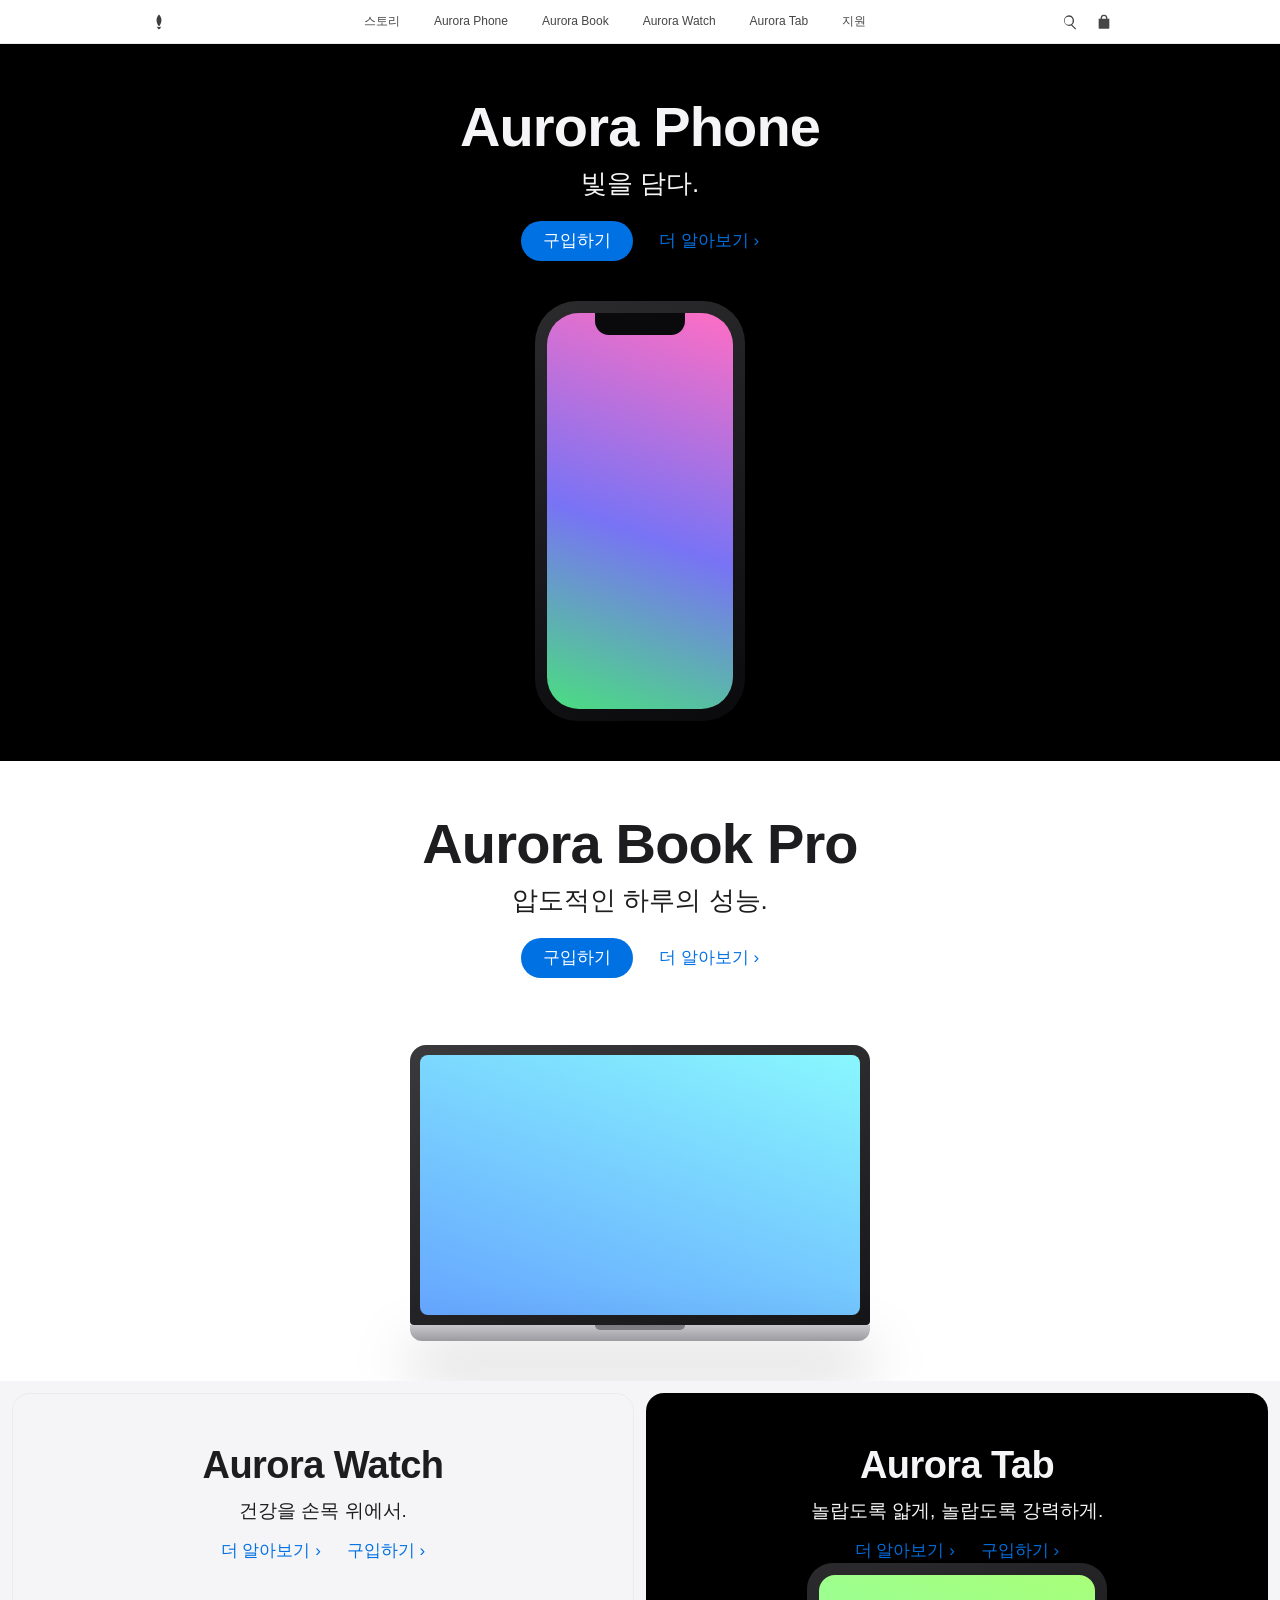
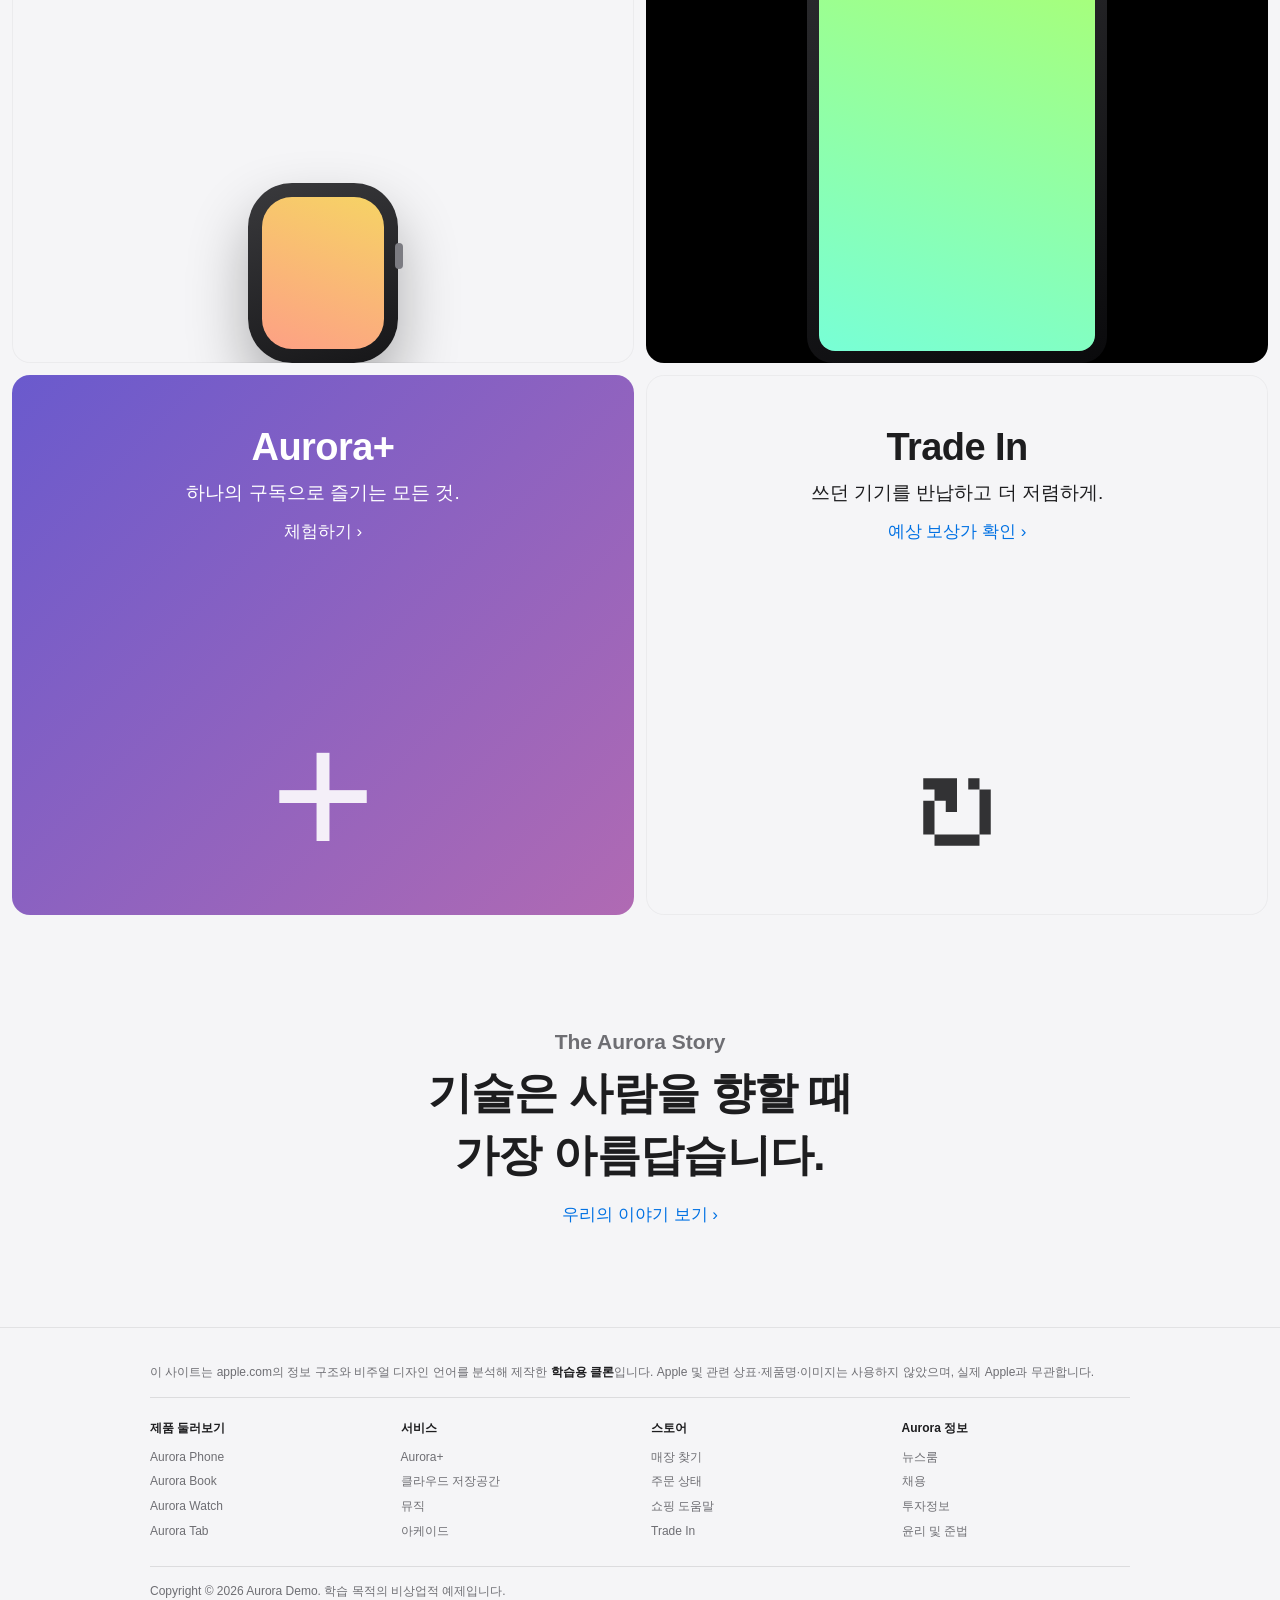
<file: index.html>
<!DOCTYPE html>
<html lang="ko">
<head>
<meta charset="UTF-8" />
<meta name="viewport" content="width=device-width, initial-scale=1" />
<title>Aurora — Think different, again.</title>
<meta name="description" content="Apple.com의 구조와 디자인 언어를 참고해 만든 학습용 클론 사이트입니다." />

<!-- ===== Open Graph / 카카오톡·SNS 링크 미리보기 ===== -->
<meta property="og:type" content="website" />
<meta property="og:site_name" content="Aurora" />
<meta property="og:locale" content="ko_KR" />
<meta property="og:title" content="Aurora — Think different, again." />
<meta property="og:description" content="Apple.com의 구조와 디자인 언어를 참고해 만든 학습용 클론 사이트입니다." />
<meta property="og:url" content="https://2025edulab-a11y.github.io/website/" />
<meta property="og:image" content="https://2025edulab-a11y.github.io/website/og-image.png" />
<meta property="og:image:secure_url" content="https://2025edulab-a11y.github.io/website/og-image.png" />
<meta property="og:image:type" content="image/png" />
<meta property="og:image:width" content="1200" />
<meta property="og:image:height" content="630" />
<meta property="og:image:alt" content="Aurora — Think different, again." />
<meta name="twitter:card" content="summary_large_image" />
<meta name="twitter:title" content="Aurora — Think different, again." />
<meta name="twitter:description" content="Apple.com의 구조와 디자인 언어를 참고해 만든 학습용 클론 사이트입니다." />
<meta name="twitter:image" content="https://2025edulab-a11y.github.io/website/og-image.png" />

<link rel="stylesheet" href="styles.css" />
</head>
<body>

<!-- ===== Global Nav ===== -->
<header class="nav" id="nav">
  <div class="nav-inner">
    <a class="nav-logo" href="#" aria-label="Aurora 홈">
      <svg viewBox="0 0 24 24" width="18" height="18" aria-hidden="true">
        <path fill="currentColor" d="M12 2c2.2 2.4 3.3 5 3.3 7.6 0 4-2.6 7.4-3.3 8.4-.7-1-3.3-4.4-3.3-8.4C8.7 7 9.8 4.4 12 2zm0 20c1.4-1 2.4-2.4 3-4-1 .5-2 .8-3 .8s-2-.3-3-.8c.6 1.6 1.6 3 3 4z"/>
      </svg>
    </a>
    <nav class="nav-links" aria-label="주요">
      <a href="#story">스토리</a>
      <a href="#phone">Aurora Phone</a>
      <a href="#book">Aurora Book</a>
      <a href="#watch">Aurora Watch</a>
      <a href="#tab">Aurora Tab</a>
      <a href="#support">지원</a>
    </nav>
    <div class="nav-actions">
      <button class="nav-icon" aria-label="검색">
        <svg viewBox="0 0 24 24" width="16" height="16"><path fill="currentColor" d="M10 2a8 8 0 015.3 14l6 6-1.4 1.4-6-6A8 8 0 1110 2zm0 2a6 6 0 100 12 6 6 0 000-12z"/></svg>
      </button>
      <button class="nav-icon" aria-label="장바구니">
        <svg viewBox="0 0 24 24" width="16" height="16"><path fill="currentColor" d="M7 7V6a5 5 0 0110 0v1h3v14a1 1 0 01-1 1H5a1 1 0 01-1-1V7h3zm2 0h6V6a3 3 0 00-6 0v1z"/></svg>
      </button>
      <span class="nav-auth" id="nav-auth"></span>
      <button class="nav-burger" aria-label="메뉴 열기" aria-expanded="false" id="burger">
        <span></span><span></span>
      </button>
    </div>
  </div>
  <div class="nav-drawer" id="drawer">
    <a href="#story">스토리</a>
    <a href="#phone">Aurora Phone</a>
    <a href="#book">Aurora Book</a>
    <a href="#watch">Aurora Watch</a>
    <a href="#tab">Aurora Tab</a>
    <a href="#support">지원</a>
  </div>
</header>

<main>

  <!-- ===== Hero: 플래그십 제품 ===== -->
  <section class="stage stage--dark" id="phone">
    <div class="stage-copy">
      <h1>Aurora Phone</h1>
      <p class="stage-sub">빛을 담다.</p>
      <div class="stage-links">
        <a href="#" class="btn">구입하기</a>
        <a href="#" class="link">더 알아보기 ›</a>
      </div>
    </div>
    <div class="stage-visual">
      <div class="device device--phone">
        <div class="device-screen"></div>
        <div class="device-notch"></div>
      </div>
    </div>
  </section>

  <!-- ===== Hero 2: 라이트 톤 ===== -->
  <section class="stage stage--light" id="book">
    <div class="stage-copy">
      <h1>Aurora Book Pro</h1>
      <p class="stage-sub">압도적인 하루의 성능.</p>
      <div class="stage-links">
        <a href="#" class="btn">구입하기</a>
        <a href="#" class="link">더 알아보기 ›</a>
      </div>
    </div>
    <div class="stage-visual">
      <div class="device device--book">
        <div class="device-lid"></div>
        <div class="device-base"></div>
      </div>
    </div>
  </section>

  <!-- ===== 2-up 타일 그리드 ===== -->
  <section class="grid">
    <article class="tile tile--light" id="watch">
      <div class="tile-copy">
        <h2>Aurora Watch</h2>
        <p class="tile-sub">건강을 손목 위에서.</p>
        <div class="stage-links">
          <a href="#" class="link">더 알아보기 ›</a>
          <a href="#" class="link">구입하기 ›</a>
        </div>
      </div>
      <div class="device device--watch">
        <div class="device-screen"></div>
        <div class="device-crown"></div>
      </div>
    </article>

    <article class="tile tile--dark" id="tab">
      <div class="tile-copy">
        <h2>Aurora Tab</h2>
        <p class="tile-sub">놀랍도록 얇게, 놀랍도록 강력하게.</p>
        <div class="stage-links">
          <a href="#" class="link">더 알아보기 ›</a>
          <a href="#" class="link">구입하기 ›</a>
        </div>
      </div>
      <div class="device device--tab">
        <div class="device-screen"></div>
      </div>
    </article>

    <article class="tile tile--accent">
      <div class="tile-copy">
        <h2>Aurora+</h2>
        <p class="tile-sub">하나의 구독으로 즐기는 모든 것.</p>
        <div class="stage-links">
          <a href="#" class="link link--onaccent">체험하기 ›</a>
        </div>
      </div>
      <div class="glyph glyph--plus">+</div>
    </article>

    <article class="tile tile--light">
      <div class="tile-copy">
        <h2>Trade In</h2>
        <p class="tile-sub">쓰던 기기를 반납하고 더 저렴하게.</p>
        <div class="stage-links">
          <a href="#" class="link">예상 보상가 확인 ›</a>
        </div>
      </div>
      <div class="glyph glyph--loop">↻</div>
    </article>
  </section>

  <!-- ===== 스토리 스트립 ===== -->
  <section class="story" id="story">
    <p class="story-kicker">The Aurora Story</p>
    <h2>기술은 사람을 향할 때<br />가장 아름답습니다.</h2>
    <a href="#" class="link">우리의 이야기 보기 ›</a>
  </section>

</main>

<!-- ===== Footer ===== -->
<footer class="foot" id="support">
  <div class="foot-inner">
    <p class="foot-legal">
      이 사이트는 apple.com의 정보 구조와 비주얼 디자인 언어를 분석해 제작한
      <strong>학습용 클론</strong>입니다. Apple 및 관련 상표·제품명·이미지는
      사용하지 않았으며, 실제 Apple과 무관합니다.
    </p>
    <nav class="foot-cols" aria-label="푸터">
      <div class="foot-col">
        <h3>제품 둘러보기</h3>
        <a href="#phone">Aurora Phone</a>
        <a href="#book">Aurora Book</a>
        <a href="#watch">Aurora Watch</a>
        <a href="#tab">Aurora Tab</a>
      </div>
      <div class="foot-col">
        <h3>서비스</h3>
        <a href="#">Aurora+</a>
        <a href="#">클라우드 저장공간</a>
        <a href="#">뮤직</a>
        <a href="#">아케이드</a>
      </div>
      <div class="foot-col">
        <h3>스토어</h3>
        <a href="#">매장 찾기</a>
        <a href="#">주문 상태</a>
        <a href="#">쇼핑 도움말</a>
        <a href="#">Trade In</a>
      </div>
      <div class="foot-col">
        <h3>Aurora 정보</h3>
        <a href="#">뉴스룸</a>
        <a href="#">채용</a>
        <a href="#">투자정보</a>
        <a href="#">윤리 및 준법</a>
      </div>
    </nav>
    <p class="foot-copy">Copyright © 2026 Aurora Demo. 학습 목적의 비상업적 예제입니다.</p>
  </div>
</footer>

<script src="script.js"></script>
<script type="module">
  import { renderNavAuth } from "./app.js";
  renderNavAuth();
</script>
</body>
</html>
</file>
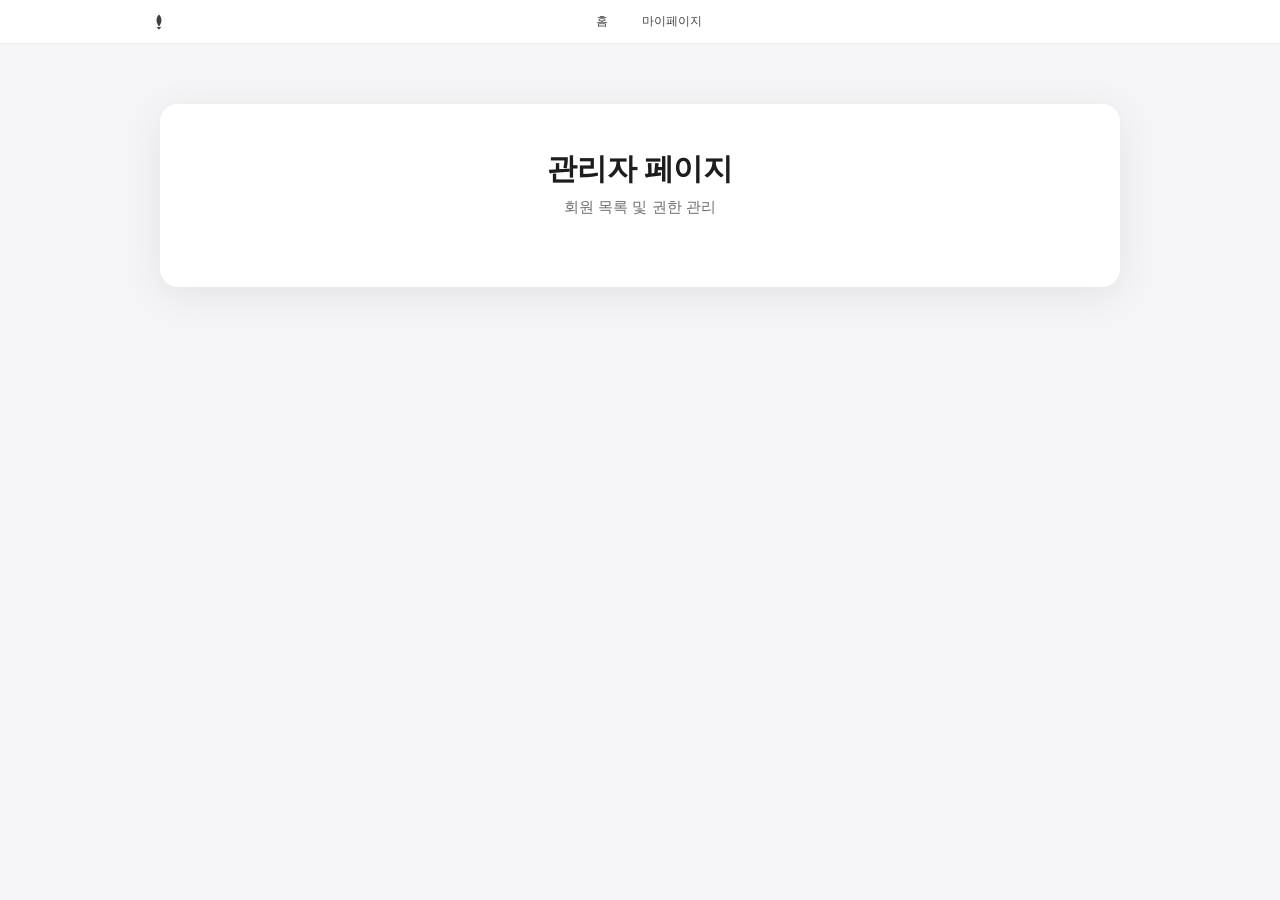
<file: admin.html>
<!DOCTYPE html>
<html lang="ko">
<head>
<meta charset="UTF-8" />
<meta name="viewport" content="width=device-width, initial-scale=1" />
<title>관리자 — Aurora</title>
<link rel="stylesheet" href="styles.css" />
<link rel="stylesheet" href="auth.css" />
</head>
<body>

<header class="nav">
  <div class="nav-inner">
    <a class="nav-logo" href="index.html" aria-label="Aurora 홈">
      <svg viewBox="0 0 24 24" width="18" height="18" aria-hidden="true"><path fill="currentColor" d="M12 2c2.2 2.4 3.3 5 3.3 7.6 0 4-2.6 7.4-3.3 8.4-.7-1-3.3-4.4-3.3-8.4C8.7 7 9.8 4.4 12 2zm0 20c1.4-1 2.4-2.4 3-4-1 .5-2 .8-3 .8s-2-.3-3-.8c.6 1.6 1.6 3 3 4z"/></svg>
    </a>
    <nav class="nav-links" aria-label="주요">
      <a href="index.html">홈</a>
      <a href="mypage.html">마이페이지</a>
    </nav>
    <div class="nav-actions"><span class="nav-auth" id="nav-auth"></span></div>
  </div>
</header>

<main class="page">
  <div class="card card--wide" id="card">
    <h1>관리자 페이지</h1>
    <p class="sub">회원 목록 및 권한 관리</p>
    <div class="msg err" id="err"></div>
    <div class="msg ok" id="ok"></div>
    <div id="content"></div>
  </div>
</main>

<script type="module">
  import { supabase, requireAdmin, renderNavAuth, escapeHtml } from "./app.js";

  renderNavAuth();

  const content = document.getElementById("content");
  const err = document.getElementById("err");
  const ok = document.getElementById("ok");

  const gate = await requireAdmin();
  if (gate === null) {
    // requireAuth 가 이미 login 으로 보냄
  } else if (!gate.ok) {
    content.innerHTML =
      '<p style="padding:30px 0;text-align:center;color:var(--grey-text)">이 페이지에 접근할 권한이 없습니다.<br /><a href="index.html" style="color:var(--blue)">홈으로</a></p>';
  } else {
    await loadUsers(gate.user.id);
  }

  async function loadUsers(myId) {
    const { data, error } = await supabase
      .from("profiles")
      .select("*")
      .order("created_at", { ascending: false });

    if (error) {
      err.textContent = "목록을 불러오지 못했습니다: " + error.message;
      err.classList.add("show");
      return;
    }

    const admins = data.filter((u) => u.role === "admin").length;
    const rows = data
      .map((u) => {
        const self = u.id === myId ? ' <span class="badge">나</span>' : "";
        return `<tr data-id="${u.id}">
          <td>${escapeHtml(u.full_name || "—")}${self}</td>
          <td>${escapeHtml(u.email || "—")}</td>
          <td>
            <select data-id="${u.id}" ${u.id === myId ? "disabled title='본인 권한은 변경할 수 없습니다'" : ""}>
              <option value="user" ${u.role === "user" ? "selected" : ""}>user</option>
              <option value="admin" ${u.role === "admin" ? "selected" : ""}>admin</option>
            </select>
          </td>
          <td>${new Date(u.created_at).toLocaleDateString("ko-KR")}</td>
        </tr>`;
      })
      .join("");

    content.innerHTML = `
      <p class="stat-line">전체 ${data.length}명 · 관리자 ${admins}명</p>
      <div class="table-wrap">
        <table class="users">
          <thead><tr><th>이름</th><th>이메일</th><th>권한</th><th>가입일</th></tr></thead>
          <tbody>${rows}</tbody>
        </table>
      </div>`;

    content.querySelectorAll("select[data-id]").forEach((sel) => {
      sel.addEventListener("change", async () => {
        const id = sel.dataset.id;
        const role = sel.value;
        const prev = sel.dataset.prev || (role === "user" ? "admin" : "user");
        sel.disabled = true;
        const { error } = await supabase
          .from("profiles")
          .update({ role })
          .eq("id", id);
        sel.disabled = false;
        if (error) {
          err.textContent = "변경 실패: " + error.message;
          err.classList.add("show");
          sel.value = prev;
        } else {
          ok.textContent = `권한을 '${role}' 로 변경했습니다.`;
          ok.classList.add("show");
          sel.dataset.prev = role;
          setTimeout(() => ok.classList.remove("show"), 2500);
        }
      });
    });
  }
</script>
</body>
</html>
</file>
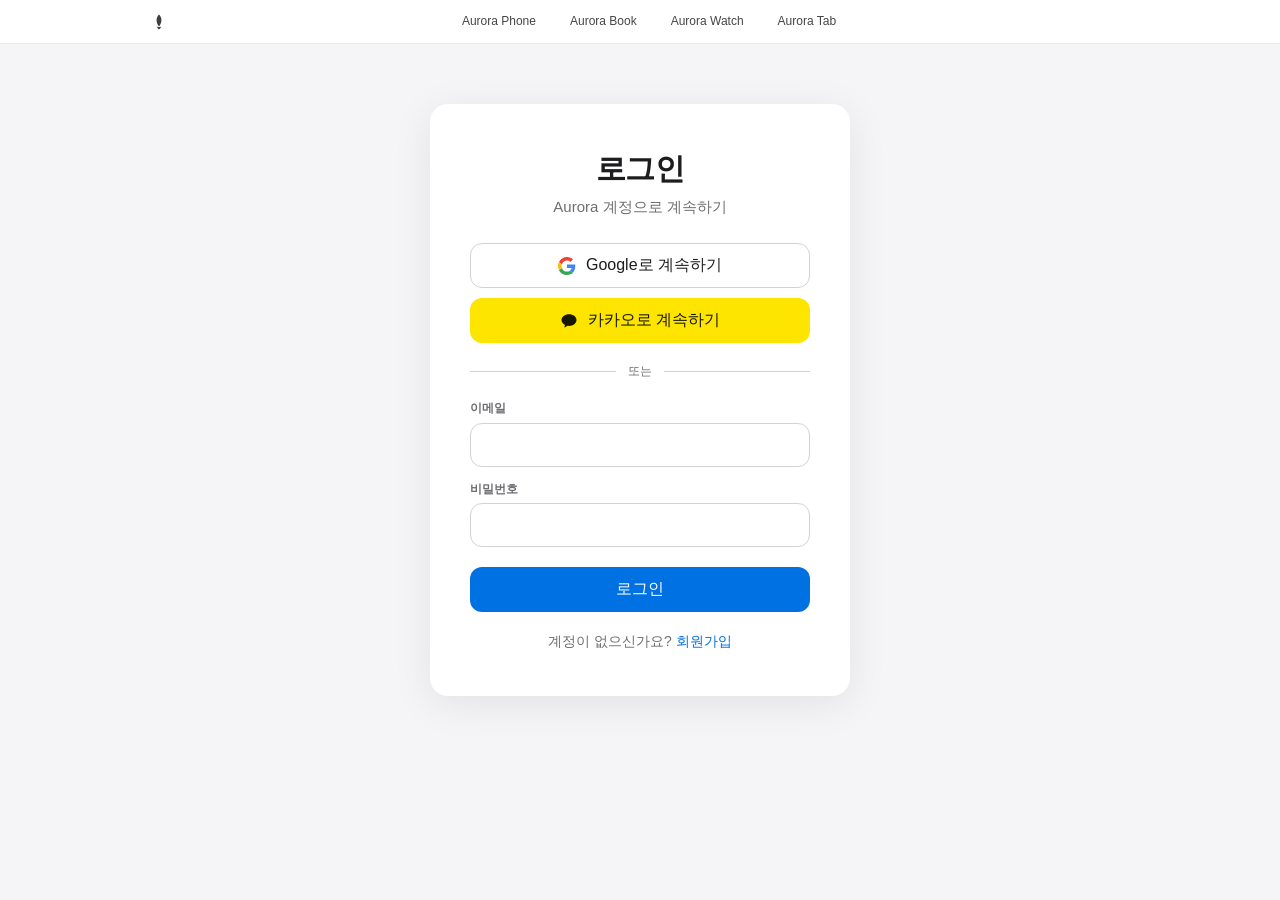
<file: login.html>
<!DOCTYPE html>
<html lang="ko">
<head>
<meta charset="UTF-8" />
<meta name="viewport" content="width=device-width, initial-scale=1" />
<title>로그인 — Aurora</title>
<meta name="description" content="Aurora 계정으로 로그인하세요." />

<!-- ===== Open Graph / 카카오톡·SNS 링크 미리보기 ===== -->
<meta property="og:type" content="website" />
<meta property="og:site_name" content="Aurora" />
<meta property="og:locale" content="ko_KR" />
<meta property="og:title" content="로그인 — Aurora" />
<meta property="og:description" content="Aurora 계정으로 로그인하세요." />
<meta property="og:url" content="https://2025edulab-a11y.github.io/website/login.html" />
<meta property="og:image" content="https://2025edulab-a11y.github.io/website/og-image.png" />
<meta property="og:image:secure_url" content="https://2025edulab-a11y.github.io/website/og-image.png" />
<meta property="og:image:type" content="image/png" />
<meta property="og:image:width" content="1200" />
<meta property="og:image:height" content="630" />
<meta property="og:image:alt" content="Aurora — Think different, again." />
<meta name="twitter:card" content="summary_large_image" />
<meta name="twitter:image" content="https://2025edulab-a11y.github.io/website/og-image.png" />

<link rel="stylesheet" href="styles.css" />
<link rel="stylesheet" href="auth.css" />
</head>
<body>

<header class="nav">
  <div class="nav-inner">
    <a class="nav-logo" href="index.html" aria-label="Aurora 홈">
      <svg viewBox="0 0 24 24" width="18" height="18" aria-hidden="true"><path fill="currentColor" d="M12 2c2.2 2.4 3.3 5 3.3 7.6 0 4-2.6 7.4-3.3 8.4-.7-1-3.3-4.4-3.3-8.4C8.7 7 9.8 4.4 12 2zm0 20c1.4-1 2.4-2.4 3-4-1 .5-2 .8-3 .8s-2-.3-3-.8c.6 1.6 1.6 3 3 4z"/></svg>
    </a>
    <nav class="nav-links" aria-label="주요">
      <a href="index.html#phone">Aurora Phone</a>
      <a href="index.html#book">Aurora Book</a>
      <a href="index.html#watch">Aurora Watch</a>
      <a href="index.html#tab">Aurora Tab</a>
    </nav>
    <div class="nav-actions"><span class="nav-auth" id="nav-auth"></span></div>
  </div>
</header>

<main class="page">
  <div class="card">
    <h1>로그인</h1>
    <p class="sub">Aurora 계정으로 계속하기</p>

    <div class="msg err" id="msg"></div>

    <button class="btn-google" id="google">
      <svg viewBox="0 0 48 48" aria-hidden="true">
        <path fill="#EA4335" d="M24 9.5c3.5 0 6.6 1.2 9.1 3.6l6.8-6.8C35.7 2.4 30.3 0 24 0 14.6 0 6.4 5.4 2.5 13.2l7.9 6.1C12.3 13.2 17.6 9.5 24 9.5z"/>
        <path fill="#4285F4" d="M46.1 24.5c0-1.6-.1-3.1-.4-4.5H24v9h12.5c-.5 2.9-2.2 5.3-4.7 7l7.3 5.7c4.3-3.9 6.9-9.8 6.9-17.2z"/>
        <path fill="#FBBC05" d="M10.4 28.3a14.5 14.5 0 0 1 0-8.6l-7.9-6.1a24 24 0 0 0 0 20.8l7.9-6.1z"/>
        <path fill="#34A853" d="M24 48c6.5 0 11.9-2.1 15.9-5.8l-7.3-5.7c-2 1.4-4.7 2.3-8.6 2.3-6.4 0-11.7-3.7-13.6-9.8l-7.9 6.1C6.4 42.6 14.6 48 24 48z"/>
      </svg>
      Google로 계속하기
    </button>

    <button class="btn-kakao" id="kakao">
      <svg viewBox="0 0 24 24" aria-hidden="true">
        <path fill="#191600" d="M12 3C6.5 3 2 6.5 2 10.8c0 2.8 1.9 5.2 4.7 6.6-.2.7-.7 2.6-.8 3-.1.5.2.5.4.4.3-.1 2.7-1.8 3.7-2.5.7.1 1.4.2 2 .2 5.5 0 10-3.5 10-7.9S17.5 3 12 3z"/>
      </svg>
      카카오로 계속하기
    </button>

    <div class="divider">또는</div>

    <form id="form">
      <div class="field">
        <label for="email">이메일</label>
        <input type="email" id="email" autocomplete="email" required />
      </div>
      <div class="field">
        <label for="password">비밀번호</label>
        <input type="password" id="password" autocomplete="current-password" required />
      </div>
      <button type="submit" class="btn-block" id="submit">로그인</button>
    </form>

    <p class="alt">계정이 없으신가요? <a href="signup.html">회원가입</a></p>
  </div>
</main>

<script type="module">
  import { supabase, renderNavAuth, signInWithGoogle, signInWithKakao } from "./app.js";

  renderNavAuth();

  const params = new URLSearchParams(location.search);
  const next = params.get("next") || "mypage.html";
  const msg = document.getElementById("msg");
  const show = (t) => { msg.textContent = t; msg.classList.add("show"); };

  // 이미 로그인 상태면 바로 이동
  supabase.auth.getSession().then(({ data }) => {
    if (data.session) location.replace(next);
  });

  document.getElementById("google").addEventListener("click", () =>
    signInWithGoogle(next)
  );
  document.getElementById("kakao")?.addEventListener("click", () =>
    signInWithKakao(next)
  );

  document.getElementById("form").addEventListener("submit", async (e) => {
    e.preventDefault();
    msg.classList.remove("show");
    const btn = document.getElementById("submit");
    btn.disabled = true;
    btn.textContent = "확인 중…";
    const { error } = await supabase.auth.signInWithPassword({
      email: document.getElementById("email").value.trim(),
      password: document.getElementById("password").value,
    });
    btn.disabled = false;
    btn.textContent = "로그인";
    if (error) { show(mapError(error.message)); return; }
    location.replace(next);
  });

  function mapError(m) {
    if (/Invalid login credentials/i.test(m)) return "이메일 또는 비밀번호가 올바르지 않습니다.";
    if (/Email not confirmed/i.test(m)) return "이메일 인증이 완료되지 않았습니다. 받은 메일함을 확인하세요.";
    return m;
  }
</script>
</body>
</html>
</file>
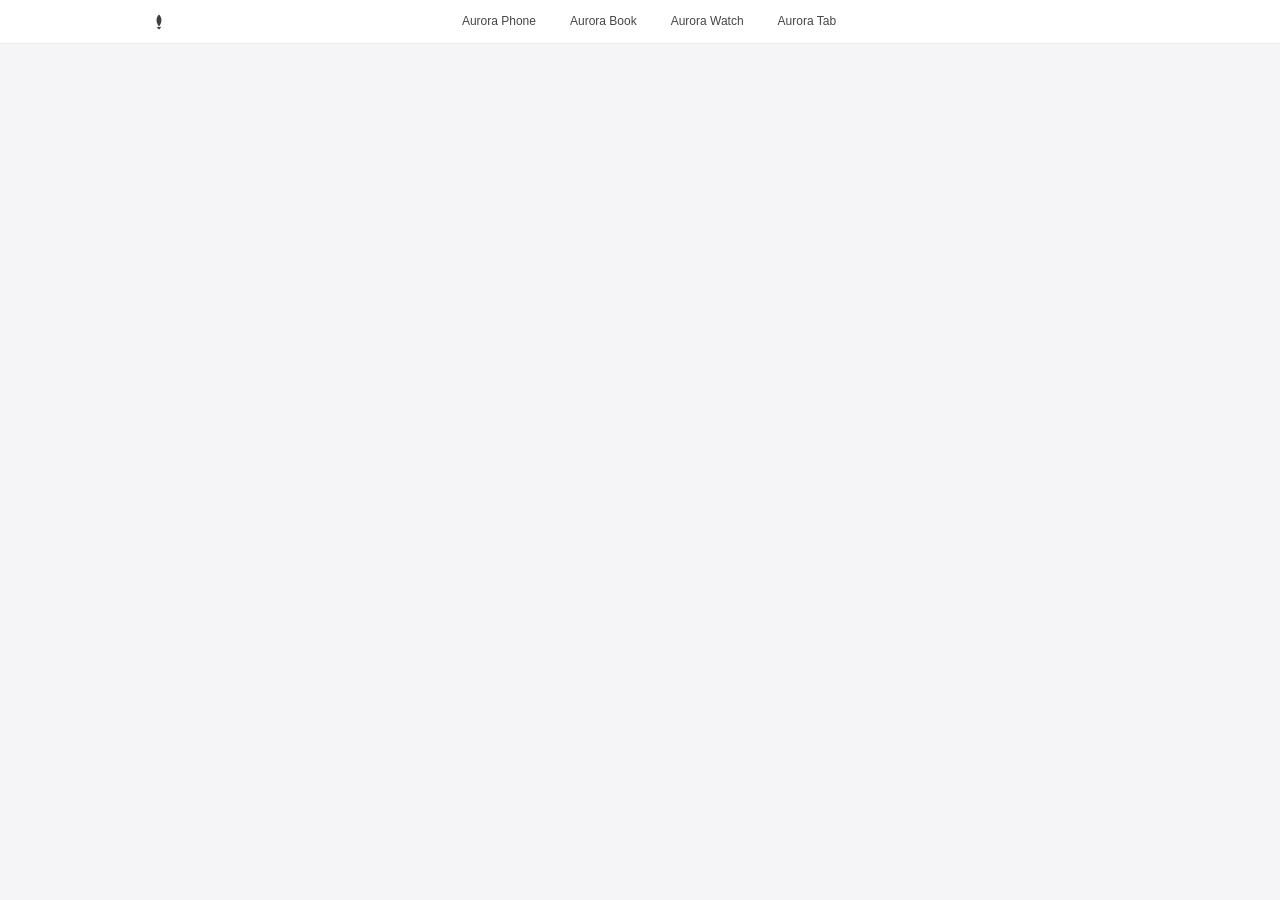
<file: mypage.html>
<!DOCTYPE html>
<html lang="ko">
<head>
<meta charset="UTF-8" />
<meta name="viewport" content="width=device-width, initial-scale=1" />
<title>마이페이지 — Aurora</title>
<link rel="stylesheet" href="styles.css" />
<link rel="stylesheet" href="auth.css" />
</head>
<body>

<header class="nav">
  <div class="nav-inner">
    <a class="nav-logo" href="index.html" aria-label="Aurora 홈">
      <svg viewBox="0 0 24 24" width="18" height="18" aria-hidden="true"><path fill="currentColor" d="M12 2c2.2 2.4 3.3 5 3.3 7.6 0 4-2.6 7.4-3.3 8.4-.7-1-3.3-4.4-3.3-8.4C8.7 7 9.8 4.4 12 2zm0 20c1.4-1 2.4-2.4 3-4-1 .5-2 .8-3 .8s-2-.3-3-.8c.6 1.6 1.6 3 3 4z"/></svg>
    </a>
    <nav class="nav-links" aria-label="주요">
      <a href="index.html#phone">Aurora Phone</a>
      <a href="index.html#book">Aurora Book</a>
      <a href="index.html#watch">Aurora Watch</a>
      <a href="index.html#tab">Aurora Tab</a>
    </nav>
    <div class="nav-actions"><span class="nav-auth" id="nav-auth"></span></div>
  </div>
</header>

<main class="page">
  <div class="card" id="card" style="visibility:hidden">
    <h1>마이페이지</h1>
    <p class="sub">계정 정보를 확인하고 수정합니다</p>

    <div class="msg ok" id="ok"></div>
    <div class="msg err" id="err"></div>

    <div class="profile-head">
      <div class="avatar" id="avatar">A</div>
      <div>
        <div class="who"><span id="who"></span><span class="badge" id="role-badge">USER</span></div>
        <div class="mail" id="mail"></div>
      </div>
    </div>

    <form id="form">
      <div class="field">
        <label for="name">이름</label>
        <input type="text" id="name" autocomplete="name" />
      </div>
      <button type="submit" class="btn-block" id="save">저장</button>
    </form>

    <div class="meta-row"><span>가입일</span><span id="created"></span></div>
    <div class="meta-row"><span>사용자 ID</span><span id="uid" style="font-family:monospace;font-size:12px"></span></div>
    <div class="meta-row"><span>로그인 방식</span><span id="provider"></span></div>

    <div class="row-actions">
      <button class="btn-block btn-ghost" id="signout">로그아웃</button>
      <a class="btn-block" id="admin-link" href="admin.html" style="display:none;text-align:center;text-decoration:none">관리자 페이지</a>
    </div>
  </div>
</main>

<script type="module">
  import { supabase, requireAuth, getProfile, signOut, renderNavAuth, escapeHtml } from "./app.js";

  renderNavAuth();

  const user = await requireAuth();
  if (user) init(user);

  async function init(user) {
    const profile = (await getProfile(user.id)) || {};
    const ok = document.getElementById("ok");
    const err = document.getElementById("err");

    const name = profile.full_name || user.user_metadata?.full_name || "";
    document.getElementById("who").textContent = name || user.email;
    document.getElementById("mail").textContent = user.email;
    document.getElementById("name").value = name;
    document.getElementById("uid").textContent = user.id;
    document.getElementById("created").textContent = new Date(
      profile.created_at || user.created_at
    ).toLocaleDateString("ko-KR");
    document.getElementById("provider").textContent =
      user.app_metadata?.provider || "email";

    const avatar = document.getElementById("avatar");
    const avatarUrl = profile.avatar_url || user.user_metadata?.avatar_url;
    if (avatarUrl) {
      avatar.outerHTML = `<img class="avatar" src="${escapeHtml(avatarUrl)}" alt="" />`;
    } else {
      avatar.textContent = (name || user.email).charAt(0).toUpperCase();
    }

    const badge = document.getElementById("role-badge");
    if (profile.role === "admin") {
      badge.textContent = "ADMIN";
      badge.classList.add("admin");
      document.getElementById("admin-link").style.display = "block";
    }

    document.getElementById("card").style.visibility = "visible";

    document.getElementById("form").addEventListener("submit", async (e) => {
      e.preventDefault();
      ok.classList.remove("show");
      err.classList.remove("show");
      const btn = document.getElementById("save");
      btn.disabled = true;
      btn.textContent = "저장 중…";
      const { error } = await supabase
        .from("profiles")
        .update({ full_name: document.getElementById("name").value.trim() })
        .eq("id", user.id);
      btn.disabled = false;
      btn.textContent = "저장";
      if (error) {
        err.textContent = "저장 실패: " + error.message;
        err.classList.add("show");
      } else {
        ok.textContent = "저장되었습니다.";
        ok.classList.add("show");
        renderNavAuth();
      }
    });

    document.getElementById("signout").addEventListener("click", signOut);
  }
</script>
</body>
</html>
</file>
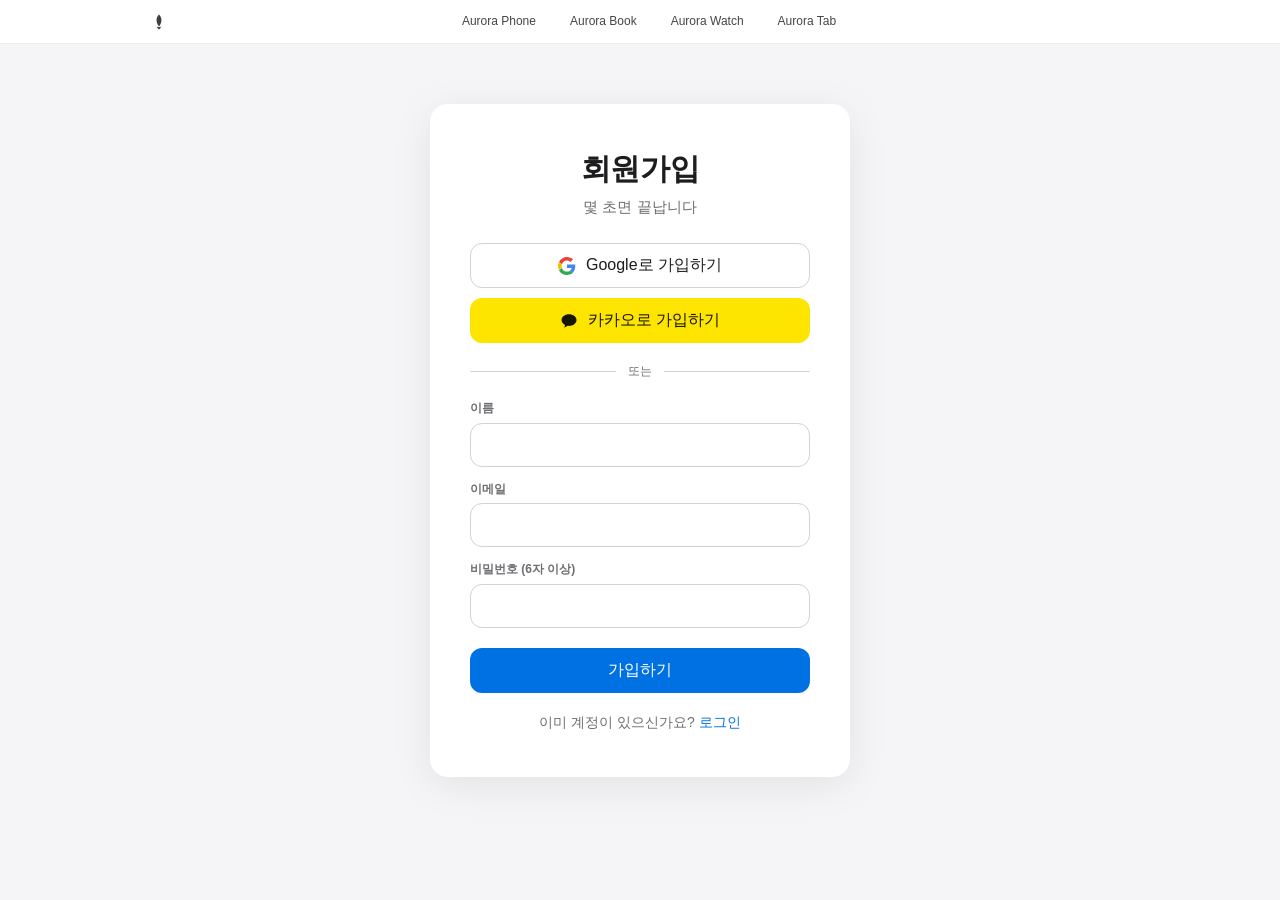
<file: signup.html>
<!DOCTYPE html>
<html lang="ko">
<head>
<meta charset="UTF-8" />
<meta name="viewport" content="width=device-width, initial-scale=1" />
<title>회원가입 — Aurora</title>
<meta name="description" content="이메일 또는 소셜 계정으로 Aurora에 가입하세요." />

<!-- ===== Open Graph / 카카오톡·SNS 링크 미리보기 ===== -->
<meta property="og:type" content="website" />
<meta property="og:site_name" content="Aurora" />
<meta property="og:locale" content="ko_KR" />
<meta property="og:title" content="회원가입 — Aurora" />
<meta property="og:description" content="이메일 또는 소셜 계정으로 Aurora에 가입하세요." />
<meta property="og:url" content="https://2025edulab-a11y.github.io/website/signup.html" />
<meta property="og:image" content="https://2025edulab-a11y.github.io/website/og-image.png" />
<meta property="og:image:secure_url" content="https://2025edulab-a11y.github.io/website/og-image.png" />
<meta property="og:image:type" content="image/png" />
<meta property="og:image:width" content="1200" />
<meta property="og:image:height" content="630" />
<meta property="og:image:alt" content="Aurora — Think different, again." />
<meta name="twitter:card" content="summary_large_image" />
<meta name="twitter:image" content="https://2025edulab-a11y.github.io/website/og-image.png" />

<link rel="stylesheet" href="styles.css" />
<link rel="stylesheet" href="auth.css" />
</head>
<body>

<header class="nav">
  <div class="nav-inner">
    <a class="nav-logo" href="index.html" aria-label="Aurora 홈">
      <svg viewBox="0 0 24 24" width="18" height="18" aria-hidden="true"><path fill="currentColor" d="M12 2c2.2 2.4 3.3 5 3.3 7.6 0 4-2.6 7.4-3.3 8.4-.7-1-3.3-4.4-3.3-8.4C8.7 7 9.8 4.4 12 2zm0 20c1.4-1 2.4-2.4 3-4-1 .5-2 .8-3 .8s-2-.3-3-.8c.6 1.6 1.6 3 3 4z"/></svg>
    </a>
    <nav class="nav-links" aria-label="주요">
      <a href="index.html#phone">Aurora Phone</a>
      <a href="index.html#book">Aurora Book</a>
      <a href="index.html#watch">Aurora Watch</a>
      <a href="index.html#tab">Aurora Tab</a>
    </nav>
    <div class="nav-actions"><span class="nav-auth" id="nav-auth"></span></div>
  </div>
</header>

<main class="page">
  <div class="card">
    <h1>회원가입</h1>
    <p class="sub">몇 초면 끝납니다</p>

    <div class="msg err" id="msg"></div>
    <div class="msg ok" id="ok"></div>

    <button class="btn-google" id="google">
      <svg viewBox="0 0 48 48" aria-hidden="true">
        <path fill="#EA4335" d="M24 9.5c3.5 0 6.6 1.2 9.1 3.6l6.8-6.8C35.7 2.4 30.3 0 24 0 14.6 0 6.4 5.4 2.5 13.2l7.9 6.1C12.3 13.2 17.6 9.5 24 9.5z"/>
        <path fill="#4285F4" d="M46.1 24.5c0-1.6-.1-3.1-.4-4.5H24v9h12.5c-.5 2.9-2.2 5.3-4.7 7l7.3 5.7c4.3-3.9 6.9-9.8 6.9-17.2z"/>
        <path fill="#FBBC05" d="M10.4 28.3a14.5 14.5 0 0 1 0-8.6l-7.9-6.1a24 24 0 0 0 0 20.8l7.9-6.1z"/>
        <path fill="#34A853" d="M24 48c6.5 0 11.9-2.1 15.9-5.8l-7.3-5.7c-2 1.4-4.7 2.3-8.6 2.3-6.4 0-11.7-3.7-13.6-9.8l-7.9 6.1C6.4 42.6 14.6 48 24 48z"/>
      </svg>
      Google로 가입하기
    </button>

    <button class="btn-kakao" id="kakao">
      <svg viewBox="0 0 24 24" aria-hidden="true">
        <path fill="#191600" d="M12 3C6.5 3 2 6.5 2 10.8c0 2.8 1.9 5.2 4.7 6.6-.2.7-.7 2.6-.8 3-.1.5.2.5.4.4.3-.1 2.7-1.8 3.7-2.5.7.1 1.4.2 2 .2 5.5 0 10-3.5 10-7.9S17.5 3 12 3z"/>
      </svg>
      카카오로 가입하기
    </button>

    <div class="divider">또는</div>

    <form id="form">
      <div class="field">
        <label for="name">이름</label>
        <input type="text" id="name" autocomplete="name" required />
      </div>
      <div class="field">
        <label for="email">이메일</label>
        <input type="email" id="email" autocomplete="email" required />
      </div>
      <div class="field">
        <label for="password">비밀번호 (6자 이상)</label>
        <input type="password" id="password" autocomplete="new-password" minlength="6" required />
      </div>
      <button type="submit" class="btn-block" id="submit">가입하기</button>
    </form>

    <p class="alt">이미 계정이 있으신가요? <a href="login.html">로그인</a></p>
  </div>
</main>

<script type="module">
  import { supabase, renderNavAuth, signInWithGoogle, signInWithKakao } from "./app.js";

  renderNavAuth();

  const msg = document.getElementById("msg");
  const ok = document.getElementById("ok");
  const showErr = (t) => { msg.textContent = t; msg.classList.add("show"); };

  supabase.auth.getSession().then(({ data }) => {
    if (data.session) location.replace("mypage.html");
  });

  document.getElementById("google").addEventListener("click", () =>
    signInWithGoogle("mypage.html")
  );
  document.getElementById("kakao")?.addEventListener("click", () =>
    signInWithKakao("mypage.html")
  );

  document.getElementById("form").addEventListener("submit", async (e) => {
    e.preventDefault();
    msg.classList.remove("show");
    ok.classList.remove("show");
    const btn = document.getElementById("submit");
    btn.disabled = true;
    btn.textContent = "가입 중…";

    const email = document.getElementById("email").value.trim();
    const redirectTo = location.href.replace(/[^/]*$/, "") + "login.html";
    const { data, error } = await supabase.auth.signUp({
      email,
      password: document.getElementById("password").value,
      options: {
        data: { full_name: document.getElementById("name").value.trim() },
        emailRedirectTo: redirectTo,
      },
    });

    btn.disabled = false;
    btn.textContent = "가입하기";

    if (error) { showErr(mapError(error.message)); return; }

    if (data.session) {
      location.replace("mypage.html"); // 이메일 확인이 꺼져 있으면 바로 로그인됨
    } else {
      document.getElementById("form").style.display = "none";
      ok.textContent = `${email} 로 확인 메일을 보냈습니다. 메일의 링크를 눌러 가입을 완료하세요.`;
      ok.classList.add("show");
    }
  });

  function mapError(m) {
    if (/already registered/i.test(m)) return "이미 가입된 이메일입니다. 로그인해 주세요.";
    if (/at least 6/i.test(m)) return "비밀번호는 6자 이상이어야 합니다.";
    return m;
  }
</script>
</body>
</html>
</file>
<file: styles.css>
/* =========================================================
   Aurora — Apple.com 디자인 언어 참고 학습용 클론
   ========================================================= */

:root {
  --black: #1d1d1f;
  --white: #ffffff;
  --grey-bg: #f5f5f7;
  --grey-text: #6e6e73;
  --blue: #0071e3;
  --blue-hover: #0077ed;
  --nav-h: 44px;
  --radius: 18px;
  --font: -apple-system, BlinkMacSystemFont, "SF Pro Display", "SF Pro Text",
    "Helvetica Neue", "Apple SD Gothic Neo", "Malgun Gothic", Arial, sans-serif;
}

* { margin: 0; padding: 0; box-sizing: border-box; }

html { scroll-behavior: smooth; }

body {
  font-family: var(--font);
  color: var(--black);
  background: var(--white);
  -webkit-font-smoothing: antialiased;
  line-height: 1.4;
}

img { max-width: 100%; display: block; }

/* =========================================================
   Global Nav  — 반투명 + backdrop blur (Apple 시그니처)
   ========================================================= */
.nav {
  position: sticky;
  top: 0;
  z-index: 9999;
  height: var(--nav-h);
  background: rgba(255, 255, 255, 0.72);
  backdrop-filter: saturate(180%) blur(20px);
  -webkit-backdrop-filter: saturate(180%) blur(20px);
  border-bottom: 1px solid rgba(0, 0, 0, 0.08);
}

.nav-inner {
  max-width: 1024px;
  height: 100%;
  margin: 0 auto;
  padding: 0 22px;
  display: flex;
  align-items: center;
  justify-content: space-between;
}

.nav-logo {
  color: var(--black);
  display: flex;
  align-items: center;
  opacity: 0.85;
  transition: opacity 0.2s;
}
.nav-logo:hover { opacity: 1; }

.nav-links {
  display: flex;
  gap: 34px;
  flex: 1;
  justify-content: center;
}
.nav-links a {
  font-size: 12px;
  color: var(--black);
  text-decoration: none;
  opacity: 0.82;
  transition: opacity 0.2s;
  white-space: nowrap;
}
.nav-links a:hover { opacity: 1; }

.nav-actions { display: flex; align-items: center; gap: 18px; }
.nav-icon {
  background: none;
  border: 0;
  color: var(--black);
  opacity: 0.82;
  cursor: pointer;
  display: flex;
}
.nav-icon:hover { opacity: 1; }

.nav-burger {
  display: none;
  flex-direction: column;
  gap: 5px;
  background: none;
  border: 0;
  cursor: pointer;
  padding: 4px;
}
.nav-burger span {
  width: 17px;
  height: 1px;
  background: var(--black);
  transition: transform 0.3s, opacity 0.3s;
}
.nav-burger[aria-expanded="true"] span:first-child { transform: translateY(3px) rotate(45deg); }
.nav-burger[aria-expanded="true"] span:last-child { transform: translateY(-3px) rotate(-45deg); }

.nav-drawer {
  display: none;
  flex-direction: column;
  background: rgba(255, 255, 255, 0.96);
  backdrop-filter: blur(20px);
  border-bottom: 1px solid rgba(0, 0, 0, 0.08);
  padding: 8px 22px 22px;
}
.nav-drawer a {
  padding: 14px 0;
  font-size: 17px;
  font-weight: 600;
  color: var(--black);
  text-decoration: none;
  border-bottom: 1px solid rgba(0, 0, 0, 0.06);
}
.nav-drawer.open { display: flex; }

/* =========================================================
   Stage — 풀블리드 히어로 섹션 (교차 톤)
   ========================================================= */
.stage {
  text-align: center;
  padding: 54px 22px 0;
  overflow: hidden;
  display: flex;
  flex-direction: column;
  align-items: center;
  min-height: 620px;
}
.stage--light { background: var(--white); color: var(--black); }
.stage--dark { background: #000; color: #f5f5f7; }

.stage-copy { max-width: 720px; }
.stage h1 {
  font-size: 56px;
  line-height: 1.05;
  font-weight: 600;
  letter-spacing: -0.015em;
}
.stage-sub {
  font-size: 26px;
  font-weight: 500;
  margin-top: 8px;
}
.stage-links {
  margin-top: 20px;
  display: flex;
  gap: 26px;
  justify-content: center;
  align-items: center;
  flex-wrap: wrap;
}

.stage-visual {
  flex: 1;
  display: flex;
  align-items: center;
  justify-content: center;
  padding: 40px 0;
}

/* =========================================================
   Buttons & Links — Apple 스타일 pill / chevron 링크
   ========================================================= */
.btn {
  background: var(--blue);
  color: #fff;
  text-decoration: none;
  font-size: 17px;
  padding: 8px 22px;
  border-radius: 980px;
  transition: background 0.2s;
}
.btn:hover { background: var(--blue-hover); }

.link {
  color: var(--blue);
  text-decoration: none;
  font-size: 17px;
}
.link:hover { text-decoration: underline; }
.link--onaccent { color: #fff; }

/* =========================================================
   Grid — 2-up 타일
   ========================================================= */
.grid {
  display: grid;
  grid-template-columns: repeat(2, 1fr);
  gap: 12px;
  padding: 12px;
  background: var(--grey-bg);
}
.tile {
  border-radius: var(--radius);
  text-align: center;
  padding: 46px 22px 0;
  min-height: 540px;
  display: flex;
  flex-direction: column;
  align-items: center;
  overflow: hidden;
}
.tile--light { background: var(--grey-bg); box-shadow: inset 0 0 0 1px rgba(0,0,0,0.04); }
.tile--dark  { background: #000; color: #f5f5f7; }
.tile--accent { background: linear-gradient(135deg, #6a5acd, #b06ab3); color: #fff; }

.tile h2 {
  font-size: 38px;
  font-weight: 600;
  letter-spacing: -0.015em;
}
.tile-sub { font-size: 19px; font-weight: 500; margin-top: 6px; }
.tile .stage-links { margin-top: 14px; }

/* =========================================================
   Device mockups — 순수 CSS (외부 이미지/상표 미사용)
   ========================================================= */
.device { position: relative; margin-top: auto; }

.device--phone {
  width: 210px; height: 420px;
  background: linear-gradient(160deg, #2b2b2e, #0a0a0c);
  border-radius: 42px;
  padding: 12px;
  box-shadow: 0 40px 80px rgba(0, 0, 0, 0.45);
}
.device--phone .device-screen {
  width: 100%; height: 100%;
  border-radius: 32px;
  background: linear-gradient(200deg, #ff6ec4, #7873f5 55%, #4ade80);
}
.device--phone .device-notch {
  position: absolute; top: 12px; left: 50%; transform: translateX(-50%);
  width: 90px; height: 22px; background: #0a0a0c; border-radius: 0 0 14px 14px;
}

.device--book {
  width: 460px; max-width: 100%;
}
.device--book .device-lid {
  height: 280px;
  background: linear-gradient(160deg, #3a3a3d, #161618);
  border-radius: 16px 16px 4px 4px;
  padding: 10px;
}
.device--book .device-lid::after {
  content: "";
  display: block; width: 100%; height: 100%;
  border-radius: 8px;
  background: linear-gradient(200deg, #89f7fe, #66a6ff);
}
.device--book .device-base {
  height: 16px;
  background: linear-gradient(#c8c8cc, #9a9aa0);
  border-radius: 0 0 12px 12px;
  box-shadow: 0 30px 60px rgba(0, 0, 0, 0.35);
}
.device--book .device-base::after {
  content: ""; display: block; width: 90px; height: 5px;
  background: #7c7c82; border-radius: 0 0 6px 6px; margin: 0 auto;
}

.device--watch {
  width: 150px; height: 180px;
  background: linear-gradient(160deg, #3a3a3d, #161618);
  border-radius: 44px;
  padding: 14px;
  box-shadow: 0 30px 60px rgba(0, 0, 0, 0.3);
}
.device--watch .device-screen {
  width: 100%; height: 100%; border-radius: 30px;
  background: linear-gradient(200deg, #f6d365, #fda085);
}
.device--watch .device-crown {
  position: absolute; right: -5px; top: 60px;
  width: 8px; height: 26px; background: #7c7c82; border-radius: 4px;
}

.device--tab {
  width: 300px; height: 400px;
  background: linear-gradient(160deg, #2b2b2e, #0a0a0c);
  border-radius: 26px;
  padding: 12px;
  box-shadow: 0 40px 80px rgba(0, 0, 0, 0.4);
}
.device--tab .device-screen {
  width: 100%; height: 100%; border-radius: 16px;
  background: linear-gradient(200deg, #a8ff78, #78ffd6);
}

.glyph {
  margin-top: auto;
  font-size: 180px;
  font-weight: 200;
  line-height: 1;
  opacity: 0.9;
  padding-bottom: 30px;
}

/* =========================================================
   Story strip
   ========================================================= */
.story {
  background: var(--grey-bg);
  text-align: center;
  padding: 100px 22px;
}
.story-kicker {
  font-size: 21px;
  color: var(--grey-text);
  font-weight: 600;
}
.story h2 {
  font-size: 44px;
  font-weight: 600;
  letter-spacing: -0.015em;
  margin: 6px 0 18px;
}

/* =========================================================
   Footer
   ========================================================= */
.foot {
  background: var(--grey-bg);
  color: var(--grey-text);
  font-size: 12px;
  border-top: 1px solid rgba(0, 0, 0, 0.08);
}
.foot-inner {
  max-width: 1024px;
  margin: 0 auto;
  padding: 20px 22px 40px;
}
.foot-legal { padding: 16px 0; border-bottom: 1px solid rgba(0,0,0,0.1); }
.foot-legal strong { color: var(--black); }

.foot-cols {
  display: grid;
  grid-template-columns: repeat(4, 1fr);
  gap: 22px;
  padding: 22px 0;
  border-bottom: 1px solid rgba(0, 0, 0, 0.1);
}
.foot-col h3 { font-size: 12px; color: var(--black); margin-bottom: 8px; }
.foot-col a {
  display: block;
  color: var(--grey-text);
  text-decoration: none;
  padding: 4px 0;
}
.foot-col a:hover { text-decoration: underline; color: var(--black); }

.foot-copy { padding-top: 16px; }

/* =========================================================
   Reveal on scroll
   ========================================================= */
.reveal {
  opacity: 0;
  transform: translateY(28px);
  transition: opacity 0.8s ease, transform 0.8s ease;
}
.reveal.in { opacity: 1; transform: none; }

/* =========================================================
   Responsive
   ========================================================= */
@media (max-width: 833px) {
  .nav-links { display: none; }
  .nav-burger { display: flex; }
  .grid { grid-template-columns: 1fr; }
  .foot-cols { grid-template-columns: repeat(2, 1fr); }
  .stage h1 { font-size: 40px; }
  .stage-sub { font-size: 21px; }
  .tile h2 { font-size: 30px; }
  .story h2 { font-size: 32px; }
  .device--book { width: 100%; }
}

@media (prefers-reduced-motion: reduce) {
  html { scroll-behavior: auto; }
  .reveal { transition: none; opacity: 1; transform: none; }
}
</file>
<file: auth.css>
/* =========================================================
   Aurora — 인증/계정 페이지 스타일 (styles.css 토큰 재사용)
   ========================================================= */

.page {
  min-height: calc(100vh - var(--nav-h));
  background: var(--grey-bg);
  padding: 60px 22px 80px;
  display: flex;
  justify-content: center;
}

.card {
  background: var(--white);
  border-radius: var(--radius);
  padding: 44px 40px;
  width: 100%;
  max-width: 420px;
  box-shadow: 0 8px 40px rgba(0, 0, 0, 0.08);
  align-self: flex-start;
}
.card--wide { max-width: 960px; }

.card h1 {
  font-size: 30px;
  font-weight: 600;
  letter-spacing: -0.015em;
  text-align: center;
}
.card .sub {
  text-align: center;
  color: var(--grey-text);
  font-size: 15px;
  margin: 6px 0 26px;
}

/* ---------- form ---------- */
.field { margin-bottom: 14px; }
.field label {
  display: block;
  font-size: 12px;
  font-weight: 600;
  color: var(--grey-text);
  margin-bottom: 6px;
}
.field input {
  width: 100%;
  font-size: 16px;
  font-family: inherit;
  padding: 12px 14px;
  border: 1px solid #d2d2d7;
  border-radius: 12px;
  background: #fff;
  transition: border-color 0.15s, box-shadow 0.15s;
}
.field input:focus {
  outline: none;
  border-color: var(--blue);
  box-shadow: 0 0 0 3px rgba(0, 113, 227, 0.15);
}

.btn-block {
  width: 100%;
  border: 0;
  cursor: pointer;
  background: var(--blue);
  color: #fff;
  font-size: 16px;
  font-family: inherit;
  font-weight: 500;
  padding: 12px 18px;
  border-radius: 12px;
  transition: background 0.2s;
  margin-top: 6px;
}
.btn-block:hover { background: var(--blue-hover); }
.btn-block:disabled { opacity: 0.5; cursor: default; }

.btn-google {
  width: 100%;
  cursor: pointer;
  background: #fff;
  color: var(--black);
  border: 1px solid #d2d2d7;
  font-size: 16px;
  font-family: inherit;
  font-weight: 500;
  padding: 11px 18px;
  border-radius: 12px;
  display: flex;
  align-items: center;
  justify-content: center;
  gap: 10px;
  transition: background 0.15s;
}
.btn-google:hover { background: #f5f5f7; }
.btn-google svg { width: 18px; height: 18px; }

.btn-kakao {
  width: 100%;
  cursor: pointer;
  background: #fee500;
  color: #191600;
  border: 0;
  font-size: 16px;
  font-family: inherit;
  font-weight: 500;
  padding: 12px 18px;
  border-radius: 12px;
  display: flex;
  align-items: center;
  justify-content: center;
  gap: 10px;
  margin-top: 10px;
  transition: background 0.15s;
}
.btn-kakao:hover { background: #fdd835; }
.btn-kakao svg { width: 18px; height: 18px; }

.divider {
  display: flex;
  align-items: center;
  gap: 12px;
  color: var(--grey-text);
  font-size: 12px;
  margin: 20px 0;
}
.divider::before,
.divider::after {
  content: "";
  flex: 1;
  height: 1px;
  background: #d2d2d7;
}

.alt {
  text-align: center;
  font-size: 14px;
  color: var(--grey-text);
  margin-top: 20px;
}
.alt a { color: var(--blue); text-decoration: none; }
.alt a:hover { text-decoration: underline; }

.msg {
  font-size: 14px;
  padding: 12px 14px;
  border-radius: 10px;
  margin-bottom: 16px;
  display: none;
}
.msg.show { display: block; }
.msg.err { background: #fdecea; color: #b3261e; }
.msg.ok { background: #e7f6ec; color: #1b7f3b; }

/* ---------- my page ---------- */
.profile-head {
  display: flex;
  align-items: center;
  gap: 16px;
  margin-bottom: 26px;
}
.avatar {
  width: 64px;
  height: 64px;
  border-radius: 50%;
  background: linear-gradient(135deg, #6a5acd, #b06ab3);
  color: #fff;
  display: flex;
  align-items: center;
  justify-content: center;
  font-size: 26px;
  font-weight: 600;
  flex-shrink: 0;
  object-fit: cover;
}
.profile-head .who { font-size: 19px; font-weight: 600; }
.profile-head .mail { font-size: 14px; color: var(--grey-text); }

.badge {
  display: inline-block;
  font-size: 11px;
  font-weight: 700;
  letter-spacing: 0.04em;
  text-transform: uppercase;
  padding: 3px 8px;
  border-radius: 6px;
  background: #e8e8ed;
  color: #444;
  margin-left: 8px;
}
.badge.admin { background: #6a5acd; color: #fff; }

.meta-row {
  display: flex;
  justify-content: space-between;
  padding: 12px 0;
  border-bottom: 1px solid #ececf0;
  font-size: 14px;
}
.meta-row span:first-child { color: var(--grey-text); }

.row-actions { display: flex; gap: 12px; margin-top: 24px; }
.row-actions .btn-block { margin-top: 0; }
.btn-ghost {
  background: #fff;
  color: var(--black);
  border: 1px solid #d2d2d7;
}
.btn-ghost:hover { background: #f5f5f7; }

/* ---------- admin table ---------- */
.table-wrap { overflow-x: auto; }
table.users {
  width: 100%;
  border-collapse: collapse;
  font-size: 14px;
}
table.users th,
table.users td {
  text-align: left;
  padding: 12px 10px;
  border-bottom: 1px solid #ececf0;
  white-space: nowrap;
}
table.users th {
  font-size: 12px;
  color: var(--grey-text);
  font-weight: 600;
}
table.users select {
  font-family: inherit;
  font-size: 13px;
  padding: 6px 8px;
  border: 1px solid #d2d2d7;
  border-radius: 8px;
  background: #fff;
}
.stat-line {
  font-size: 13px;
  color: var(--grey-text);
  margin-bottom: 16px;
}

/* nav auth links */
.nav-auth { display: flex; align-items: center; gap: 16px; }
.nav-auth a {
  font-size: 12px;
  color: var(--black);
  text-decoration: none;
  opacity: 0.82;
}
.nav-auth a:hover { opacity: 1; }

@media (max-width: 833px) {
  .card { padding: 32px 22px; }
}
</file>
